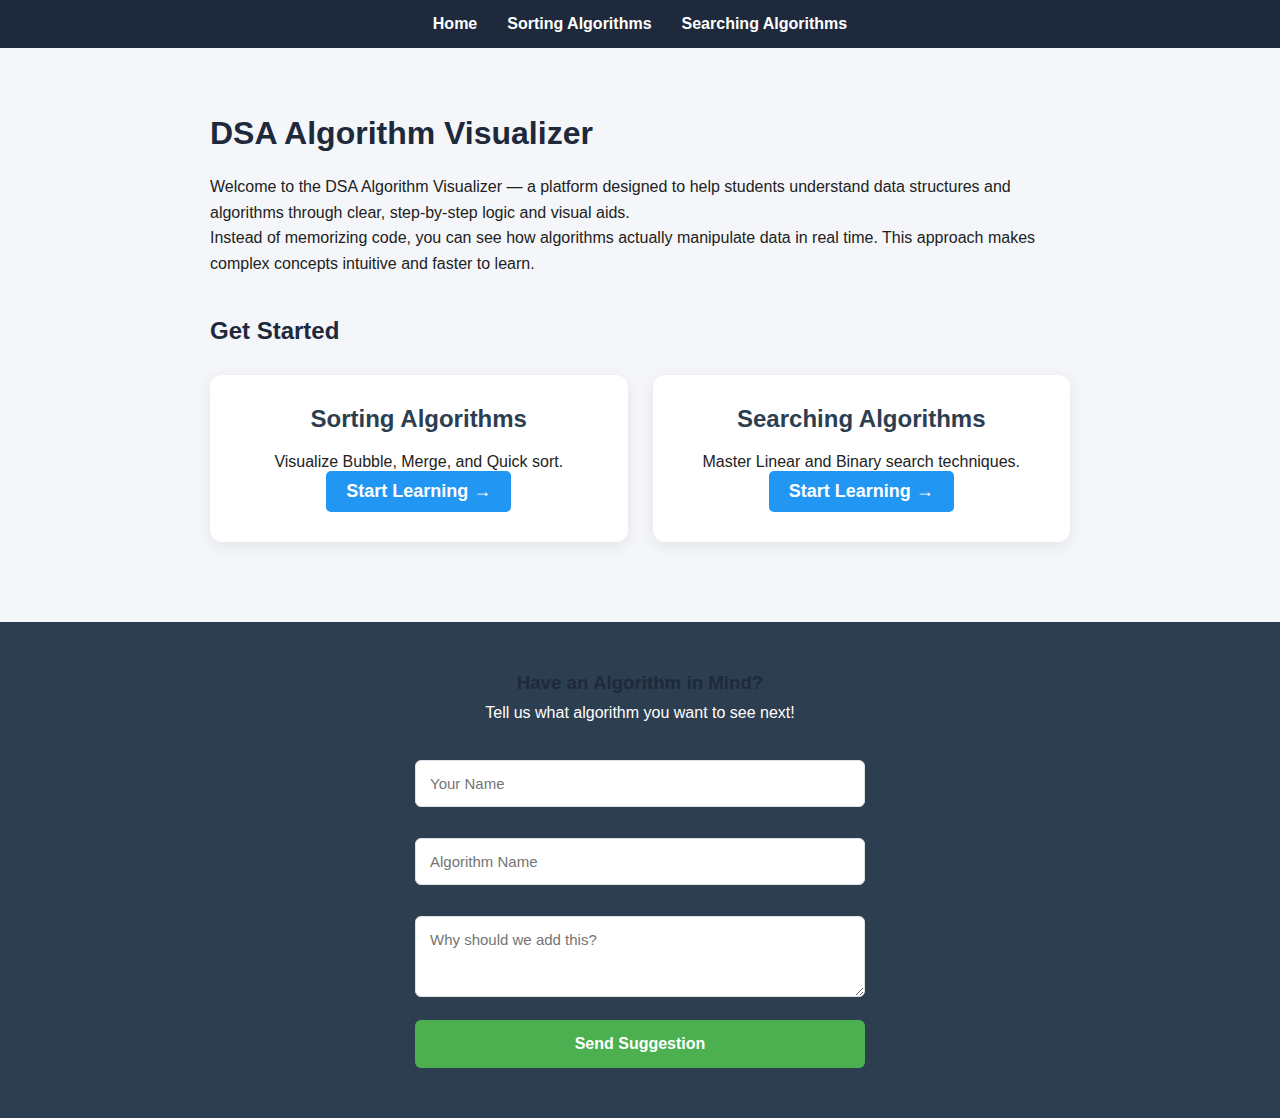
<file: index.html>
<!DOCTYPE html>
<html>
<head>
    <title>DSA Visualizer</title>
    <link rel="stylesheet" href="css/style.css">
    <link rel="icon" type="image/x-icon" href="/images/favicon.ico">
    <style>
        .container {
            max-width: 900px;
            margin: auto;
            padding: 20px;
        }
        .hero-section {
            padding: 40px 0;
            line-height: 1.6;
        }
        .card-grid {
            display: grid;
            grid-template-columns: repeat(auto-fit, minmax(300px, 1fr));
            gap: 25px;
            margin-top: 30px;
        }
        .card {
            background: #fff;
            padding: 30px;
            border-radius: 12px;
            box-shadow: 0 4px 15px rgba(0,0,0,0.08);
            text-align: center;
            transition: transform 0.3s ease;
        }
        .card:hover {
            transform: translateY(-8px);
        }
        .card h2 {
            margin-bottom: 20px;
            color: #2c3e50;
        }
        .card a {
            display: inline-block;
            background: #2196f3;
            color: white;
            padding: 10px 20px;
            border-radius: 5px;
            text-decoration: none;
            font-weight: bold;
            transition: background 0.2s;
        }
        .card a:hover {
            background: #1976d2;
        }
        footer {
            background: #2c3e50;
            color: white;
            padding: 50px 20px;
            text-align: center;
            margin-top: 60px;
        }
        .footer-form {
            max-width: 450px;
            margin: 30px auto 0;
            display: flex;
            flex-direction: column;
            gap: 15px;
            text-align: left;
        }
        .footer-form input, 
        .footer-form textarea {
            width: 100%;
            padding: 14px;
            border: 1px solid #dee2e6;
            border-radius: 6px;
            font-family: inherit;
            font-size: 15px;
            box-sizing: border-box;
            outline: none;
        }
        .footer-form input:focus, 
        .footer-form textarea:focus {
            border-color: #2196f3;
            box-shadow: 0 0 0 3px rgba(33, 150, 243, 0.2);
        }
        .footer-form button {
            background: #4caf50;
            color: white;
            border: none;
            padding: 15px;
            border-radius: 6px;
            font-weight: 600;
            font-size: 16px;
            cursor: pointer;
            transition: background 0.3s;
        }
        .footer-form button:hover {
            background: #45a049;
        }
    </style>
</head>
<body>

<nav>
    <ul>
        <li><a href="index.html">Home</a></li>
        <li><a href="sorting.html">Sorting Algorithms</a></li>
        <li><a href="searching.html">Searching Algorithms</a></li>
    </ul>
</nav>

<div class="container">
    <div class="hero-section">
        <h1>DSA Algorithm Visualizer</h1>
        <p>
            Welcome to the DSA Algorithm Visualizer — a platform designed
            to help students understand data structures and algorithms through
            clear, step-by-step logic and visual aids.
        </p>
        <p>
            Instead of memorizing code, you can see how algorithms actually manipulate data
            in real time. This approach makes complex concepts intuitive and faster to learn.
        </p>
    </div>

    <h2>Get Started</h2>

    <div class="card-grid">
        <div class="card">
            <h2>Sorting Algorithms</h2>
            <p>Visualize Bubble, Merge, and Quick sort.</p>
            <a href="sorting.html">Start Learning →</a>
        </div>

        <div class="card">
            <h2>Searching Algorithms</h2>
            <p>Master Linear and Binary search techniques.</p>
            <a href="searching.html">Start Learning →</a>
        </div>
    </div>
</div>

<footer>
    <h3>Have an Algorithm in Mind?</h3>
    <p>Tell us what algorithm you want to see next!</p>

    <form class="footer-form">
        <input type="text" placeholder="Your Name" required>
        <input type="text" placeholder="Algorithm Name" required>
        <textarea rows="3" placeholder="Why should we add this?"></textarea>
        <button type="submit">Send Suggestion</button>
    </form>
</footer>

</body>
</html>
</file>
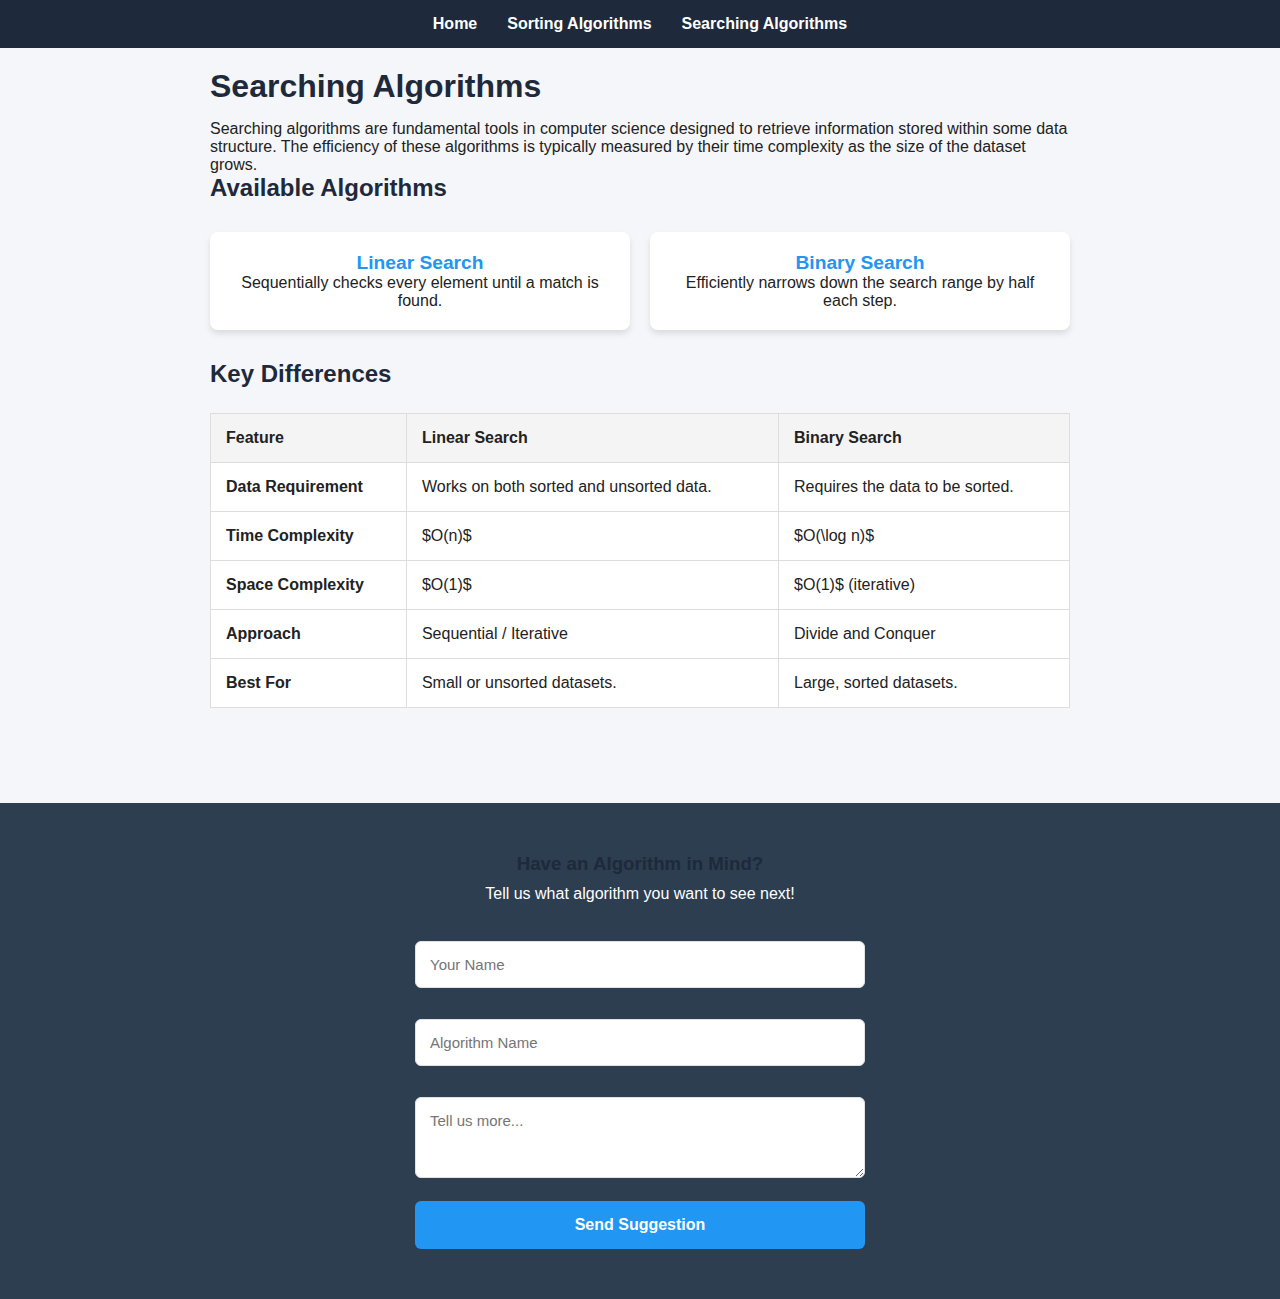
<file: searching.html>
<!DOCTYPE html>
<html>
<head>
    <title>Searching Algorithms</title>
    <link rel="stylesheet" href="css/style.css">
    <link rel="icon" type="image/x-icon" href="/images/favicon.ico">
    <style>
        .container {
            max-width: 900px;
            margin: auto;
            padding: 20px;
        }
        .card-grid {
            display: grid;
            grid-template-columns: repeat(auto-fit, minmax(250px, 1fr));
            gap: 20px;
            margin: 30px 0;
        }
        .card {
            background: #fff;
            padding: 20px;
            border-radius: 8px;
            box-shadow: 0 4px 6px rgba(0,0,0,0.1);
            text-align: center;
        }
        .card a {
            font-size: 1.2rem;
            font-weight: bold;
            color: #2196f3;
            text-decoration: none;
        }
        table {
            width: 100%;
            border-collapse: collapse;
            margin: 25px 0;
            background: white;
        }
        th, td {
            padding: 15px;
            border: 1px solid #ddd;
            text-align: left;
        }
        th {
            background-color: #f4f4f4;
        }
        footer {
            background: #2c3e50;
            color: white;
            padding: 50px 20px;
            text-align: center;
            margin-top: 50px;
        }
        .footer-form {
            max-width: 450px;
            margin: 30px auto 0;
            display: flex;
            flex-direction: column;
            gap: 15px;
        }
        .footer-form input, 
        .footer-form textarea {
            width: 100%;
            padding: 14px;
            border: 1px solid #dee2e6;
            border-radius: 6px;
            font-family: inherit;
            font-size: 15px;
            box-sizing: border-box;
            outline: none;
            transition: border-color 0.2s;
        }
        .footer-form input:focus, 
        .footer-form textarea:focus {
            border-color: #2196f3;
            box-shadow: 0 0 0 3px rgba(33, 150, 243, 0.2);
        }
        .footer-form button {
            background: #2196f3;
            color: white;
            border: none;
            padding: 15px;
            border-radius: 6px;
            font-weight: 600;
            font-size: 16px;
            cursor: pointer;
            transition: background 0.3s;
        }
        .footer-form button:hover {
            background: #1976d2;
        }
    </style>
</head>
<body> 

<nav>
    <ul>
        <li><a href="index.html">Home</a></li>
        <li><a href="sorting.html">Sorting Algorithms</a></li>
        <li><a href="searching.html">Searching Algorithms</a></li>
    </ul>
</nav>

<div class="container">

    <h1>Searching Algorithms</h1>

    <p>
        Searching algorithms are fundamental tools in computer science designed to retrieve information stored within some data structure. 
        The efficiency of these algorithms is typically measured by their time complexity as the size of the dataset grows.
    </p>

    <h2>Available Algorithms</h2>

    <div class="card-grid">
        <div class="card">
            <a href="algorithms/linear-search.html">Linear Search</a>
            <p>Sequentially checks every element until a match is found.</p>
        </div>
        <div class="card">
            <a href="algorithms/binary-search.html">Binary Search</a>
            <p>Efficiently narrows down the search range by half each step.</p>
        </div>
    </div>

    <h2>Key Differences</h2>

    <table>
        <thead>
            <tr>
                <th>Feature</th>
                <th>Linear Search</th>
                <th>Binary Search</th>
            </tr>
        </thead>
        <tbody>
            <tr>
                <td><strong>Data Requirement</strong></td>
                <td>Works on both sorted and unsorted data.</td>
                <td>Requires the data to be sorted.</td>
            </tr>
            <tr>
                <td><strong>Time Complexity</strong></td>
                <td>$O(n)$</td>
                <td>$O(\log n)$</td>
            </tr>
            <tr>
                <td><strong>Space Complexity</strong></td>
                <td>$O(1)$</td>
                <td>$O(1)$ (iterative)</td>
            </tr>
            <tr>
                <td><strong>Approach</strong></td>
                <td>Sequential / Iterative</td>
                <td>Divide and Conquer</td>
            </tr>
            <tr>
                <td><strong>Best For</strong></td>
                <td>Small or unsorted datasets.</td>
                <td>Large, sorted datasets.</td>
            </tr>
        </tbody>
    </table>

</div>

<footer>
    <h3>Have an Algorithm in Mind?</h3>
    <p>Tell us what algorithm you want to see next!</p>

    <form class="footer-form">
        <input type="text" placeholder="Your Name" required>
        <input type="text" placeholder="Algorithm Name" required>
        <textarea rows="3" placeholder="Tell us more..."></textarea>
        <button type="submit">Send Suggestion</button>
    </form>
</footer>

</body>
</html>
</file>
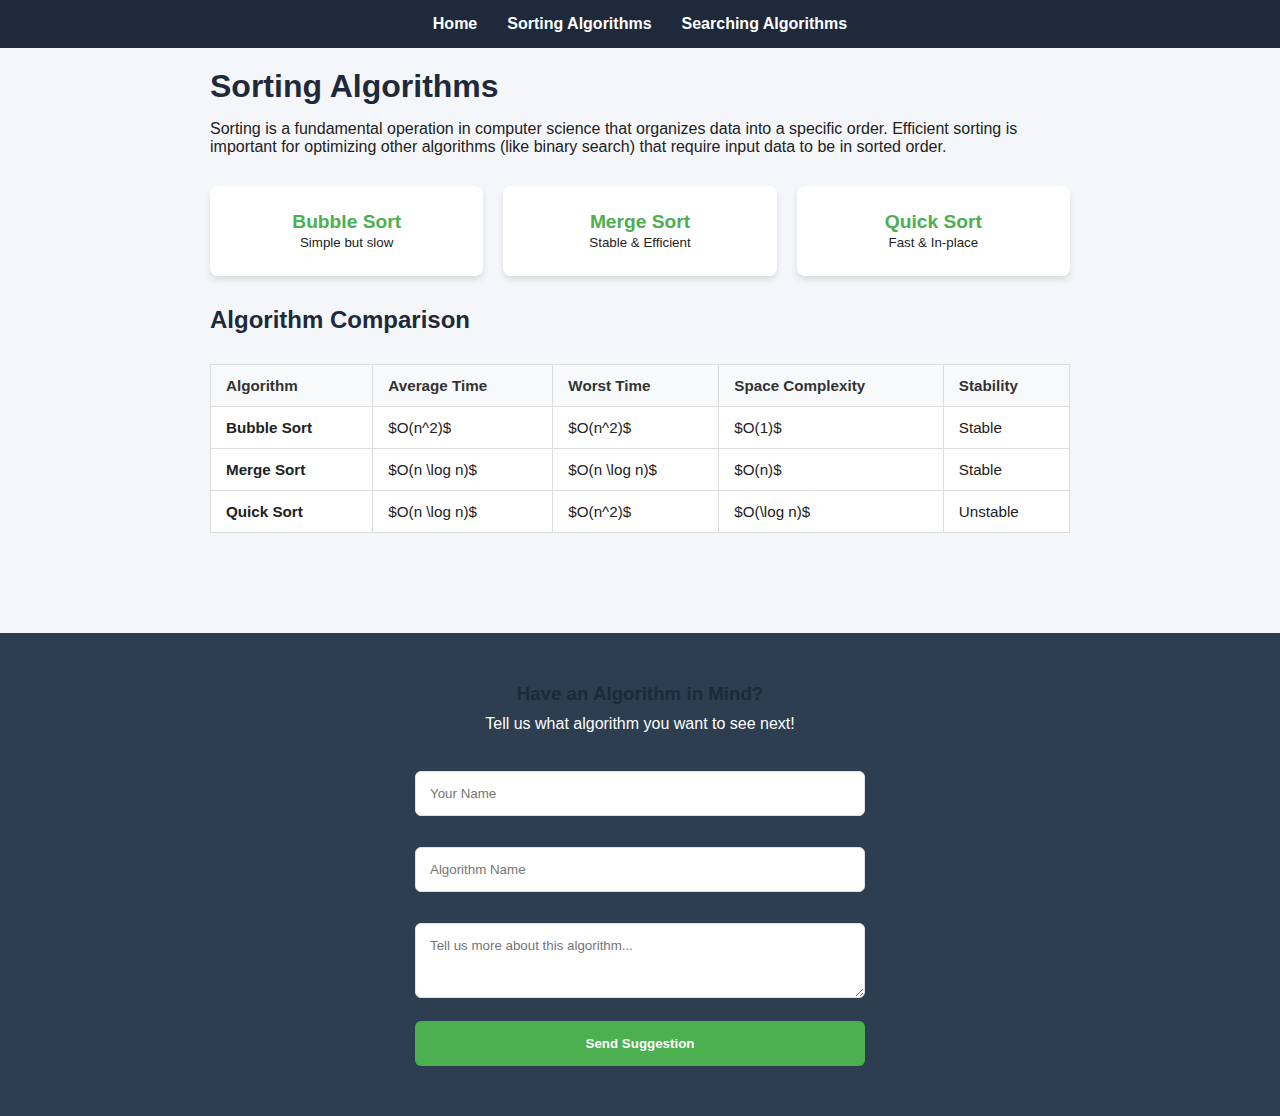
<file: sorting.html>
<!DOCTYPE html>
<html>
<head>
    <title>Sorting Algorithms</title>
    <link rel="stylesheet" href="css/style.css">
    <link rel="icon" type="image/x-icon" href="/images/favicon.ico">
    <style>
        .container {
            max-width: 900px;
            margin: auto;
            padding: 20px;
        }
        .card-grid {
            display: grid;
            grid-template-columns: repeat(auto-fit, minmax(200px, 1fr));
            gap: 20px;
            margin: 30px 0;
        }
        .card {
            background: #fff;
            padding: 25px;
            border-radius: 8px;
            box-shadow: 0 4px 6px rgba(0,0,0,0.1);
            text-align: center;
            transition: transform 0.2s;
        }
        .card:hover {
            transform: translateY(-5px);
        }
        .card a {
            font-size: 1.2rem;
            font-weight: bold;
            color: #4caf50;
            text-decoration: none;
        }
        table {
            width: 100%;
            border-collapse: collapse;
            margin: 30px 0;
            background: white;
            font-size: 0.95rem;
        }
        th, td {
            padding: 12px 15px;
            border: 1px solid #ddd;
            text-align: left;
        }
        th {
            background-color: #f8f9fa;
            color: #333;
        }
        footer {
            background: #2c3e50;
            color: white;
            padding: 50px 20px;
            text-align: center;
            margin-top: 50px;
        }
        .footer-form {
            max-width: 450px;
            margin: 30px auto 0;
            display: flex;
            flex-direction: column;
            gap: 15px;
        }
        .footer-form input, 
        .footer-form textarea {
            width: 100%;
            padding: 14px;
            border: 1px solid #dee2e6;
            border-radius: 6px;
            font-family: inherit;
            box-sizing: border-box;
            outline: none;
        }
        .footer-form input:focus, 
        .footer-form textarea:focus {
            border-color: #4caf50;
            box-shadow: 0 0 0 3px rgba(76, 175, 80, 0.2);
        }
        .footer-form button {
            background: #4caf50;
            color: white;
            border: none;
            padding: 15px;
            border-radius: 6px;
            font-weight: 600;
            cursor: pointer;
            transition: background 0.3s;
        }
        .footer-form button:hover {
            background: #45a049;
        }
    </style>
</head>
<body>

<nav>
    <ul>
        <li><a href="index.html">Home</a></li>
        <li><a href="sorting.html">Sorting Algorithms</a></li>
        <li><a href="searching.html">Searching Algorithms</a></li>
    </ul>
</nav>

<div class="container">

    <h1>Sorting Algorithms</h1>

    <p>
        Sorting is a fundamental operation in computer science that organizes data into a specific order. 
        Efficient sorting is important for optimizing other algorithms (like binary search) that require input data to be in sorted order.
    </p>

    <div class="card-grid">
        <div class="card">
            <a href="algorithms/bubble-sort.html">Bubble Sort</a>
            <p><small>Simple but slow</small></p>
        </div>
        <div class="card">
            <a href="algorithms/merge-sort.html">Merge Sort</a>
            <p><small>Stable & Efficient</small></p>
        </div>
        <div class="card">
            <a href="algorithms/quick-sort.html">Quick Sort</a>
            <p><small>Fast & In-place</small></p>
        </div>
    </div>

    <h2>Algorithm Comparison</h2>

    <table>
        <thead>
            <tr>
                <th>Algorithm</th>
                <th>Average Time</th>
                <th>Worst Time</th>
                <th>Space Complexity</th>
                <th>Stability</th>
            </tr>
        </thead>
        <tbody>
            <tr>
                <td><strong>Bubble Sort</strong></td>
                <td>$O(n^2)$</td>
                <td>$O(n^2)$</td>
                <td>$O(1)$</td>
                <td>Stable</td>
            </tr>
            <tr>
                <td><strong>Merge Sort</strong></td>
                <td>$O(n \log n)$</td>
                <td>$O(n \log n)$</td>
                <td>$O(n)$</td>
                <td>Stable</td>
            </tr>
            <tr>
                <td><strong>Quick Sort</strong></td>
                <td>$O(n \log n)$</td>
                <td>$O(n^2)$</td>
                <td>$O(\log n)$</td>
                <td>Unstable</td>
            </tr>
        </tbody>
    </table>

</div>

<footer>
    <h3>Have an Algorithm in Mind?</h3>
    <p>Tell us what algorithm you want to see next!</p>

    <form class="footer-form">
        <input type="text" placeholder="Your Name" required>
        <input type="text" placeholder="Algorithm Name" required>
        <textarea rows="3" placeholder="Tell us more about this algorithm..."></textarea>
        <button type="submit">Send Suggestion</button>
    </form>
</footer>

</body>
</html>
</file>
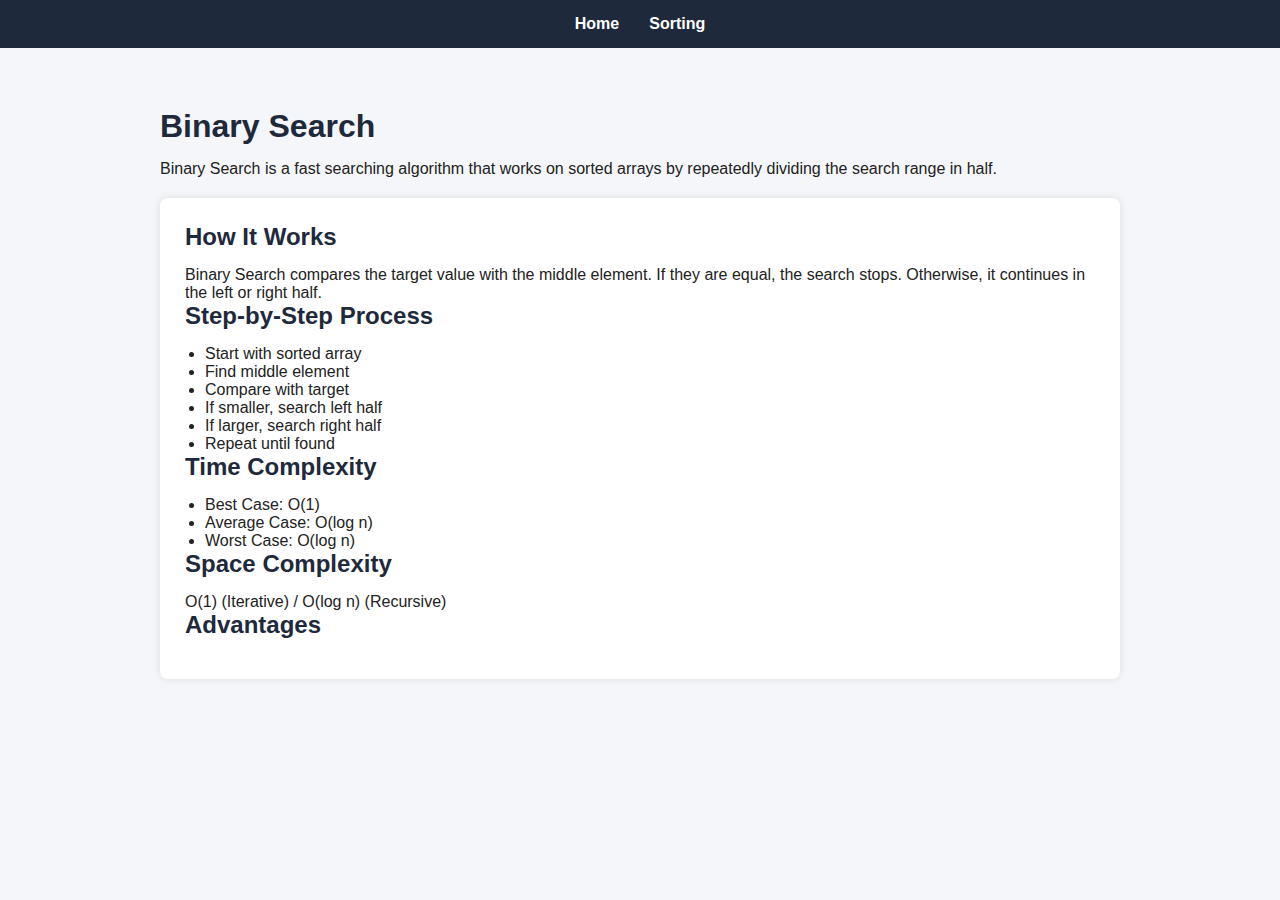
<file: algorithms/binary-search.html>
<!DOCTYPE html>
<html>
<head>
    <title>Binary Search</title>
    <link rel="stylesheet" href="../css/style.css">
    <link rel="icon" type="image/x-icon" href="/images/favicon.ico">
</head>
<body>

<nav>
    <ul>
        <li><a href="../index.html">Home</a></li>
        <li><a href="../sorting.html">Sorting</a></li>
    </ul>
</nav>

<div class="container">

    <h1>Binary Search</h1>

    <p>
        Binary Search is a fast searching algorithm that works
        on sorted arrays by repeatedly dividing the search range in half.
    </p>

    
    <div class="info-box">

        <h2>How It Works</h2>

        <p>
            Binary Search compares the target value with the middle element.
            If they are equal, the search stops. Otherwise, it continues
            in the left or right half.
        </p>

        <h2>Step-by-Step Process</h2>

        <ul>
            <li>Start with sorted array</li>
            <li>Find middle element</li>
            <li>Compare with target</li>
            <li>If smaller, search left half</li>
            <li>If larger, search right half</li>
            <li>Repeat until found</li>
        </ul>

        <h2>Time Complexity</h2>

        <ul>
            <li>Best Case: O(1)</li>
            <li>Average Case: O(log n)</li>
            <li>Worst Case: O(log n)</li>
        </ul>

        <h2>Space Complexity</h2>

        <p>O(1) (Iterative) / O(log n) (Recursive)</p>

        <h2>Advantages</h2>
</file>
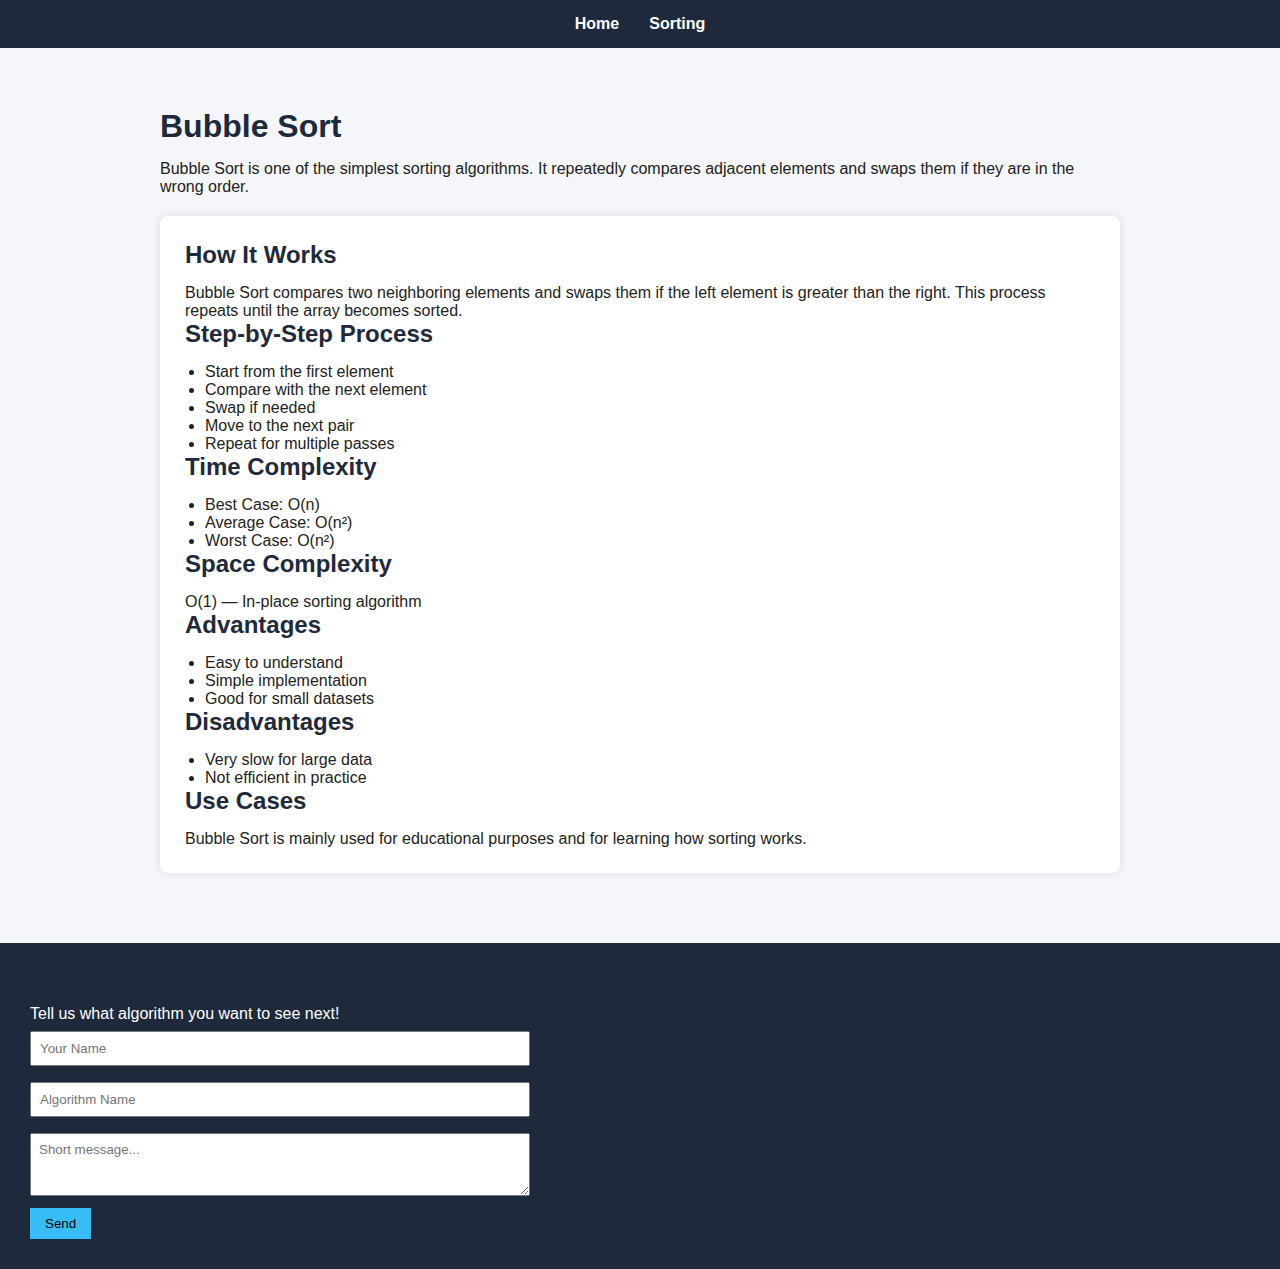
<file: algorithms/bubble-sort.html>
<!DOCTYPE html>
<html>
<head>
    <title>Bubble Sort</title>
    <link rel="stylesheet" href="../css/style.css">
</head>
<body>

<nav>
    <ul>
        <li><a href="../index.html">Home</a></li>
        <li><a href="../sorting.html">Sorting</a></li>
    </ul>
</nav>

<div class="container">

    <h1>Bubble Sort</h1>

    <p>
        Bubble Sort is one of the simplest sorting algorithms.
        It repeatedly compares adjacent elements and swaps them
        if they are in the wrong order.
    </p>

    <div class="info-box">

        <h2>How It Works</h2>

        <p>
            Bubble Sort compares two neighboring elements and swaps
            them if the left element is greater than the right.
            This process repeats until the array becomes sorted.
        </p>

        <h2>Step-by-Step Process</h2>

        <ul>
            <li>Start from the first element</li>
            <li>Compare with the next element</li>
            <li>Swap if needed</li>
            <li>Move to the next pair</li>
            <li>Repeat for multiple passes</li>
        </ul>

        <h2>Time Complexity</h2>

        <ul>
            <li>Best Case: O(n)</li>
            <li>Average Case: O(n²)</li>
            <li>Worst Case: O(n²)</li>
        </ul>

        <h2>Space Complexity</h2>

        <p>O(1) — In-place sorting algorithm</p>

        <h2>Advantages</h2>

        <ul>
            <li>Easy to understand</li>
            <li>Simple implementation</li>
            <li>Good for small datasets</li>
        </ul>

        <h2>Disadvantages</h2>

        <ul>
            <li>Very slow for large data</li>
            <li>Not efficient in practice</li>
        </ul>

        <h2>Use Cases</h2>

        <p>
            Bubble Sort is mainly used for educational purposes
            and for learning how sorting works.
        </p>

    </div>

</div>
<footer>

    <h3>Have an Algorithm in Mind?</h3>

    <p>Tell us what algorithm you want to see next!</p>

    <form>

        <input type="text" placeholder="Your Name">

        <input type="text" placeholder="Algorithm Name">

        <textarea rows="3" placeholder="Short message..."></textarea>

        <button type="submit">Send</button>

    </form>

</footer>

</body>
</html>
</file>
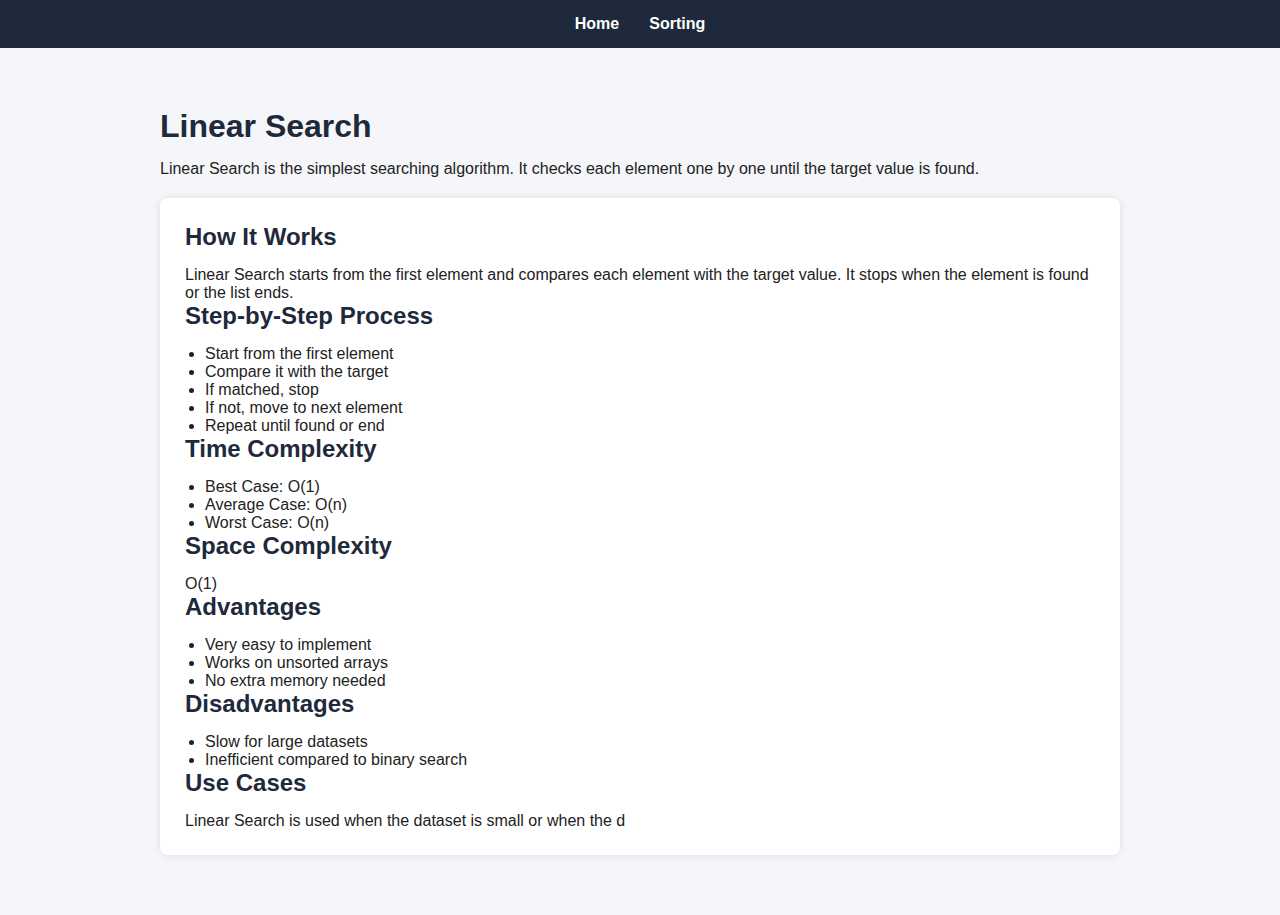
<file: algorithms/linear-search.html>
<!DOCTYPE html>
<html>
<head>
    <title>Linear Search</title>
    <link rel="stylesheet" href="../css/style.css">
    <link rel="icon" type="image/x-icon" href="/images/favicon.ico">
</head>
<body>

<nav>
    <ul>
        <li><a href="../index.html">Home</a></li>
        <li><a href="../sorting.html">Sorting</a></li>
    </ul>
</nav>

<div class="container">

    <h1>Linear Search</h1>

    <p>
        Linear Search is the simplest searching algorithm.
        It checks each element one by one until the target value is found.
    </p>


    <div class="info-box">

        <h2>How It Works</h2>

        <p>
            Linear Search starts from the first element and compares
            each element with the target value. It stops when the
            element is found or the list ends.
        </p>

        <h2>Step-by-Step Process</h2>

        <ul>
            <li>Start from the first element</li>
            <li>Compare it with the target</li>
            <li>If matched, stop</li>
            <li>If not, move to next element</li>
            <li>Repeat until found or end</li>
        </ul>

        <h2>Time Complexity</h2>

        <ul>
            <li>Best Case: O(1)</li>
            <li>Average Case: O(n)</li>
            <li>Worst Case: O(n)</li>
        </ul>

        <h2>Space Complexity</h2>

        <p>O(1)</p>

        <h2>Advantages</h2>

        <ul>
            <li>Very easy to implement</li>
            <li>Works on unsorted arrays</li>
            <li>No extra memory needed</li>
        </ul>

        <h2>Disadvantages</h2>

        <ul>
            <li>Slow for large datasets</li>
            <li>Inefficient compared to binary search</li>
        </ul>

        <h2>Use Cases</h2>

        <p>
            Linear Search is used when the dataset is small
            or when the d
</file>
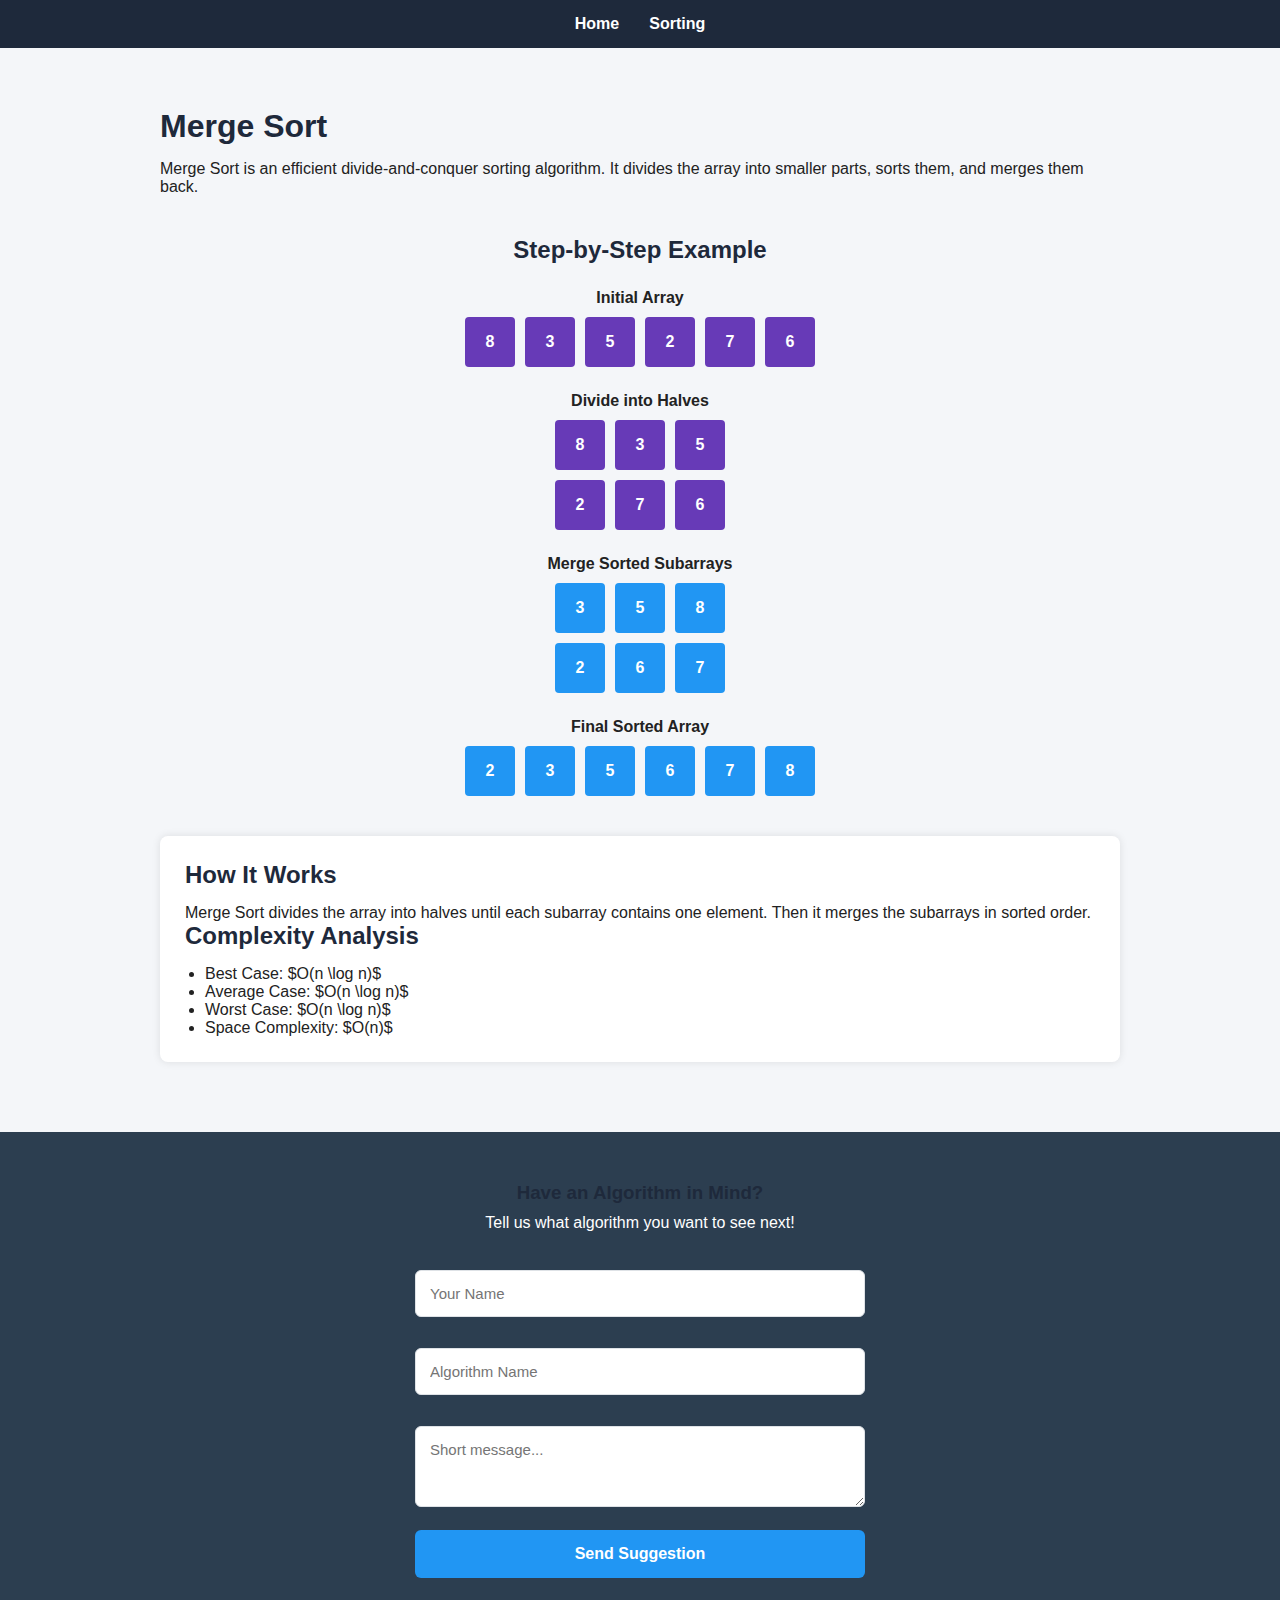
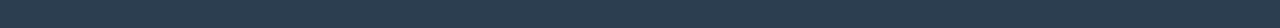
<file: algorithms/merge-sort.html>
<!DOCTYPE html>
<html>
<head>
    <title>Merge Sort</title>
    <link rel="stylesheet" href="../css/style.css">
    <link rel="icon" type="image/x-icon" href="/images/favicon.ico">
    <style>
        .visual-section {
            margin: 40px 0;
            text-align: center;
        }
        .step {
            margin: 25px 0;
        }
        .step-title {
            font-weight: bold;
            margin-bottom: 10px;
        }
        .array {
            display: flex;
            justify-content: center;
            gap: 10px;
            flex-wrap: wrap;
            margin-bottom: 10px;
        }
        .box {
            width: 50px;
            height: 50px;
            background: #673ab7;
            color: white;
            display: flex;
            align-items: center;
            justify-content: center;
            font-weight: bold;
            border-radius: 4px;
        }
        .merged {
            background: #2196f3;
        }

        footer {
            background: #2c3e50;
            color: white;
            padding: 50px 20px;
            text-align: center;
            margin-top: 50px;
        }
        .footer-form {
            max-width: 450px;
            margin: 30px auto 0;
            display: flex;
            flex-direction: column;
            gap: 15px;
        }
        .footer-form input, 
        .footer-form textarea {
            width: 100%;
            padding: 14px;
            border: 1px solid #dee2e6;
            border-radius: 6px;
            font-family: inherit;
            font-size: 15px;
            box-sizing: border-box;
            outline: none;
            transition: border-color 0.2s, box-shadow 0.2s;
        }
        .footer-form input:focus, 
        .footer-form textarea:focus {
            border-color: #2196f3;
            box-shadow: 0 0 0 3px rgba(33, 150, 243, 0.2);
        }
        .footer-form button {
            background: #2196f3;
            color: white;
            border: none;
            padding: 15px;
            border-radius: 6px;
            font-weight: 600;
            font-size: 16px;
            cursor: pointer;
            transition: background 0.3s;
        }
        .footer-form button:hover {
            background: #1976d2;
        }
    </style>
</head>
<body>

<nav>
    <ul>
        <li><a href="../index.html">Home</a></li>
        <li><a href="../sorting.html">Sorting</a></li>
    </ul>
</nav>

<div class="container">
    <h1>Merge Sort</h1>

    <p>
        Merge Sort is an efficient divide-and-conquer sorting algorithm.
        It divides the array into smaller parts, sorts them, and merges them back.
    </p>

    <div class="visual-section">
        <h2>Step-by-Step Example</h2>

        <div class="step">
            <div class="step-title">Initial Array</div>
            <div class="array">
                <div class="box">8</div>
                <div class="box">3</div>
                <div class="box">5</div>
                <div class="box">2</div>
                <div class="box">7</div>
                <div class="box">6</div>
            </div>
        </div>

        <div class="step">
            <div class="step-title">Divide into Halves</div>
            <div class="array">
                <div class="box">8</div>
                <div class="box">3</div>
                <div class="box">5</div>
            </div>
            <div class="array">
                <div class="box">2</div>
                <div class="box">7</div>
                <div class="box">6</div>
            </div>
        </div>

        <div class="step">
            <div class="step-title">Merge Sorted Subarrays</div>
            <div class="array">
                <div class="box merged">3</div>
                <div class="box merged">5</div>
                <div class="box merged">8</div>
            </div>
            <div class="array">
                <div class="box merged">2</div>
                <div class="box merged">6</div>
                <div class="box merged">7</div>
            </div>
        </div>

        <div class="step">
            <div class="step-title">Final Sorted Array</div>
            <div class="array">
                <div class="box merged">2</div>
                <div class="box merged">3</div>
                <div class="box merged">5</div>
                <div class="box merged">6</div>
                <div class="box merged">7</div>
                <div class="box merged">8</div>
            </div>
        </div>
    </div>

    <div class="info-box">
        <h2>How It Works</h2>
        <p>
            Merge Sort divides the array into halves until each subarray
            contains one element. Then it merges the subarrays in sorted order.
        </p>

        <h2>Complexity Analysis</h2>
        <ul>
            <li>Best Case: $O(n \log n)$</li>
            <li>Average Case: $O(n \log n)$</li>
            <li>Worst Case: $O(n \log n)$</li>
            <li>Space Complexity: $O(n)$</li>
        </ul>
    </div>
</div>

<footer>
    <h3>Have an Algorithm in Mind?</h3>
    <p>Tell us what algorithm you want to see next!</p>

    <form class="footer-form">
        <input type="text" placeholder="Your Name" required>
        <input type="text" placeholder="Algorithm Name" required>
        <textarea rows="3" placeholder="Short message..."></textarea>
        <button type="submit">Send Suggestion</button>
    </form>
</footer>

</body>
</html>
</file>
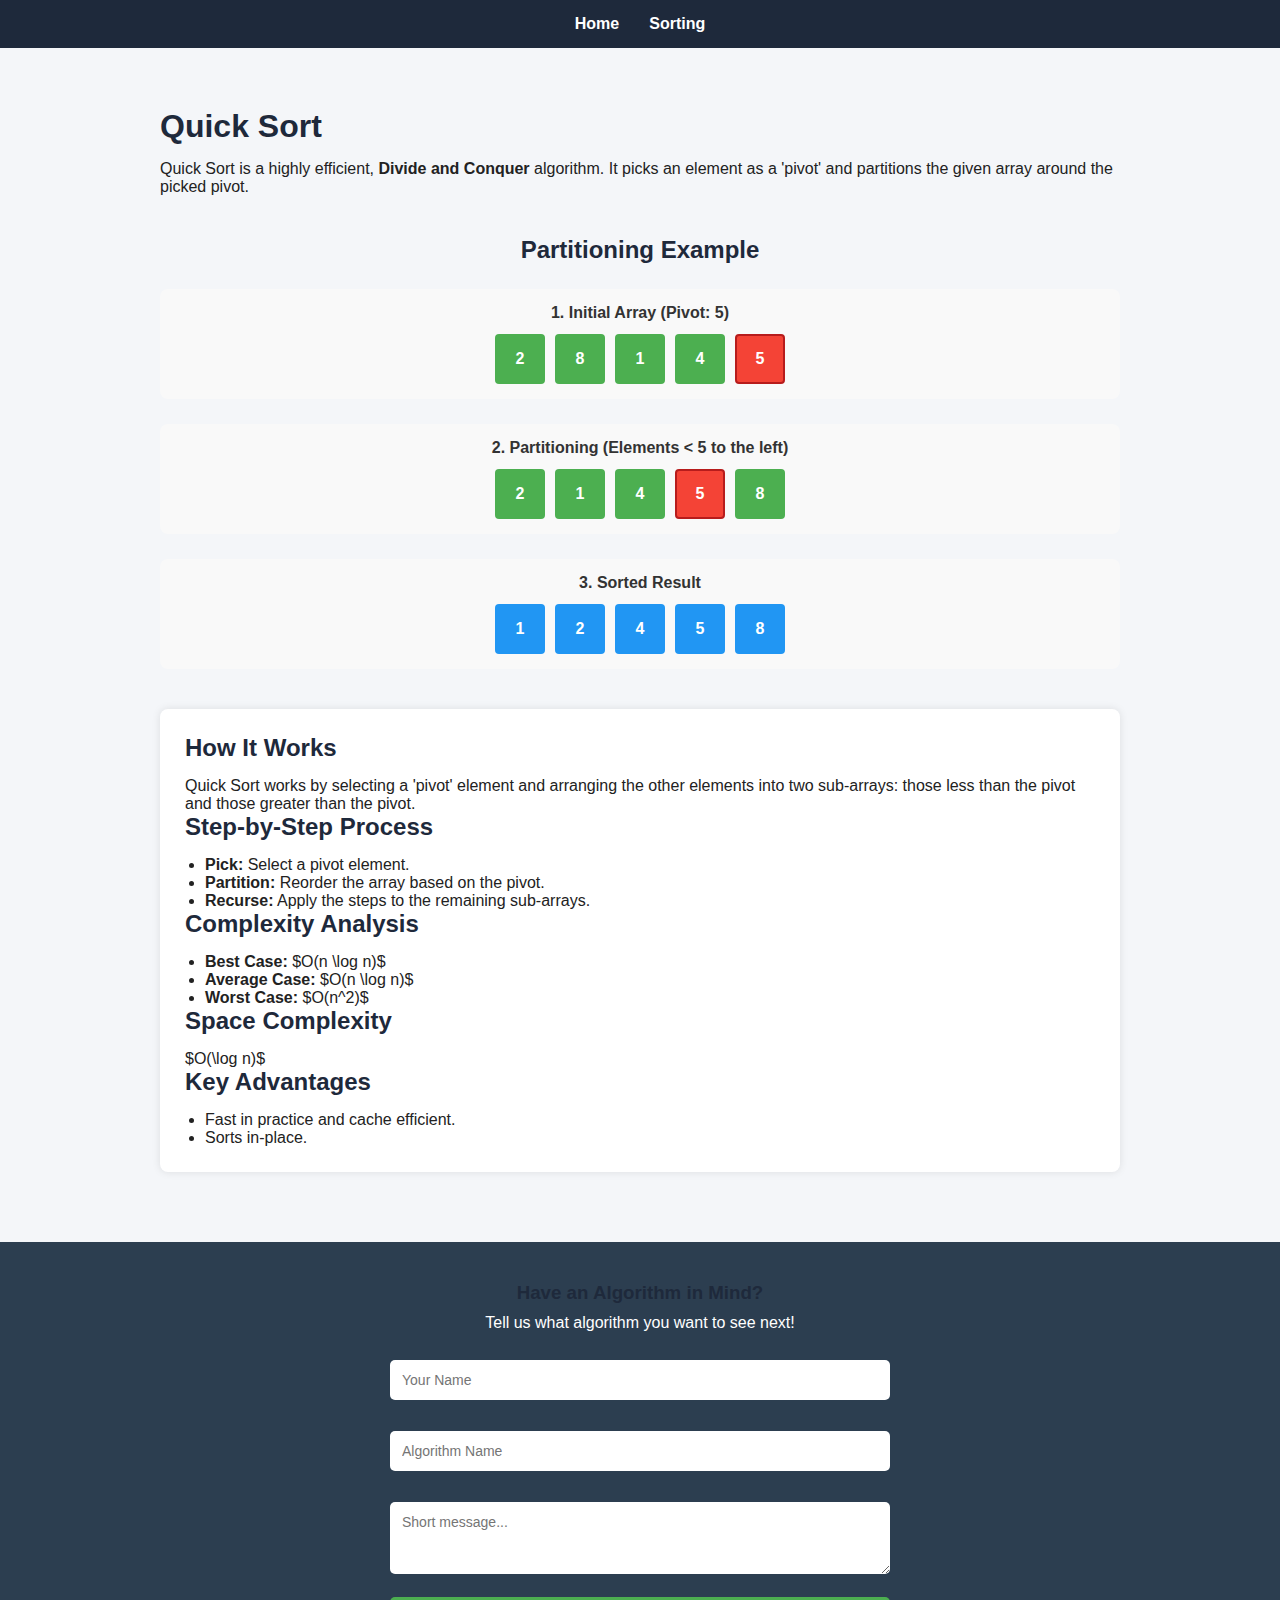
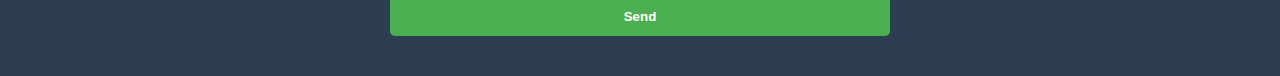
<file: algorithms/quick-sort.html>
<!DOCTYPE html>
<html>
<head>
    <title>Quick Sort</title>
    <link rel="stylesheet" href="../css/style.css">
    <link rel="icon" type="image/x-icon" href="/images/favicon.ico">
    <style>
        .visual-section {
            margin: 40px 0;
            text-align: center;
        }
        .step {
            margin: 25px 0;
            padding: 15px;
            background: #f9f9f9;
            border-radius: 8px;
        }
        .step-title {
            font-weight: bold;
            margin-bottom: 12px;
            color: #333;
        }
        .array {
            display: flex;
            justify-content: center;
            gap: 10px;
        }
        .box {
            width: 50px;
            height: 50px;
            background: #4caf50;
            color: white;
            display: flex;
            align-items: center;
            justify-content: center;
            font-weight: bold;
            border-radius: 4px;
            transition: all 0.3s ease;
        }
        .pivot {
            background: #f44336 !important;
            border: 2px solid #b71c1c;
        }
        .sorted {
            background: #2196f3;
        }

        footer {
            background: #2c3e50;
            color: white;
            padding: 40px 20px;
            text-align: center;
            margin-top: 50px;
        }
        .footer-form {
            max-width: 500px;
            margin: 20px auto 0;
            display: flex;
            flex-direction: column;
            gap: 15px;
            text-align: left;
        }
        .footer-form input, .footer-form textarea {
            padding: 12px;
            border: none;
            border-radius: 5px;
            font-family: inherit;
            font-size: 14px;
        }
        .footer-form button {
            background: #4caf50;
            color: white;
            border: none;
            padding: 12px;
            border-radius: 5px;
            font-weight: bold;
            cursor: pointer;
            transition: background 0.3s;
        }
        .footer-form button:hover {
            background: #45a049;
        }
    </style>
</head>
<body>

<nav>
    <ul>
        <li><a href="../index.html">Home</a></li>
        <li><a href="../sorting.html">Sorting</a></li>
    </ul>
</nav>

<div class="container">
    <h1>Quick Sort</h1>

    <p>
        Quick Sort is a highly efficient, <strong>Divide and Conquer</strong> algorithm. 
        It picks an element as a 'pivot' and partitions the given array around the picked pivot.
    </p>

    <div class="visual-section">
        <h2>Partitioning Example</h2>

        <div class="step">
            <div class="step-title">1. Initial Array (Pivot: 5)</div>
            <div class="array">
                <div class="box">2</div>
                <div class="box">8</div>
                <div class="box">1</div>
                <div class="box">4</div>
                <div class="box pivot">5</div>
            </div>
        </div>

        <div class="step">
            <div class="step-title">2. Partitioning (Elements < 5 to the left)</div>
            <div class="array">
                <div class="box">2</div>
                <div class="box">1</div>
                <div class="box">4</div>
                <div class="box pivot">5</div>
                <div class="box">8</div>
            </div>
        </div>

        <div class="step">
            <div class="step-title">3. Sorted Result</div>
            <div class="array">
                <div class="box sorted">1</div>
                <div class="box sorted">2</div>
                <div class="box sorted">4</div>
                <div class="box sorted">5</div>
                <div class="box sorted">8</div>
            </div>
        </div>
    </div>

    <div class="info-box">
        <h2>How It Works</h2>
        <p>
            Quick Sort works by selecting a 'pivot' element and arranging the other elements into two sub-arrays:
            those less than the pivot and those greater than the pivot.
        </p>

        <h2>Step-by-Step Process</h2>
        <ul>
            <li><strong>Pick:</strong> Select a pivot element.</li>
            <li><strong>Partition:</strong> Reorder the array based on the pivot.</li>
            <li><strong>Recurse:</strong> Apply the steps to the remaining sub-arrays.</li>
        </ul>

        <h2>Complexity Analysis</h2>
        <ul>
            <li><strong>Best Case:</strong> $O(n \log n)$</li>
            <li><strong>Average Case:</strong> $O(n \log n)$</li>
            <li><strong>Worst Case:</strong> $O(n^2)$</li>
        </ul>

        <h2>Space Complexity</h2>
        <p>$O(\log n)$</p>

        <h2>Key Advantages</h2>
        <ul>
            <li>Fast in practice and cache efficient.</li>
            <li>Sorts in-place.</li>
        </ul>
    </div>
</div>

<footer>
    <h3>Have an Algorithm in Mind?</h3>
    <p>Tell us what algorithm you want to see next!</p>

    <form class="footer-form">
        <input type="text" placeholder="Your Name" required>
        <input type="text" placeholder="Algorithm Name" required>
        <textarea rows="3" placeholder="Short message..."></textarea>
        <button type="submit">Send</button>
    </form>
</footer>

</body>
</html>
</file>
<file: css/style.css>
* {
    margin: 0;
    padding: 0;
    box-sizing: border-box;
    font-family: Arial, Helvetica, sans-serif;
}

body {
    background: #f4f6f9;
    color: #222;
}


nav {
    background: #1e293b;
    padding: 15px;
}

nav ul {
    list-style: none;
    display: flex;
    justify-content: center;
    gap: 30px;
}

nav ul li a {
    text-decoration: none;
    color: white;
    font-weight: bold;
}

nav ul li a:hover {
    color: #38bdf8;
}


.container {
    max-width: 1000px;
    margin: 40px auto;
    padding: 20px;
}

h1, h2, h3 {
    margin-bottom: 15px;
    color: #1e293b;
}


.card-grid {
    display: grid;
    grid-template-columns: repeat(auto-fit, minmax(220px, 1fr));
    gap: 20px;
}

.card {
    background: white;
    padding: 25px;
    border-radius: 8px;
    text-align: center;
    box-shadow: 0 0 8px rgba(0,0,0,0.1);
}

.card a {
    text-decoration: none;
    color: #1e293b;
    font-weight: bold;
    font-size: 18px;
}

.card:hover {
    transform: scale(1.03);
}


.info-box {
    background: white;
    padding: 25px;
    border-radius: 8px;
    margin-top: 20px;
    box-shadow: 0 0 8px rgba(0,0,0,0.1);
}

.info-box ul {
    margin-left: 20px;
}


footer {
    background: #1e293b;
    color: white;
    padding: 30px;
    margin-top: 50px;
}

footer h3 {
    margin-bottom: 10px;
}


footer form {
    max-width: 500px;
}

footer input,
footer textarea {
    width: 100%;
    padding: 8px;
    margin: 8px 0;
}

footer button {
    background: #38bdf8;
    border: none;
    padding: 8px 15px;
    cursor: pointer;
}

footer button:hover {
    background: #0ea5e9;
}
</file>
